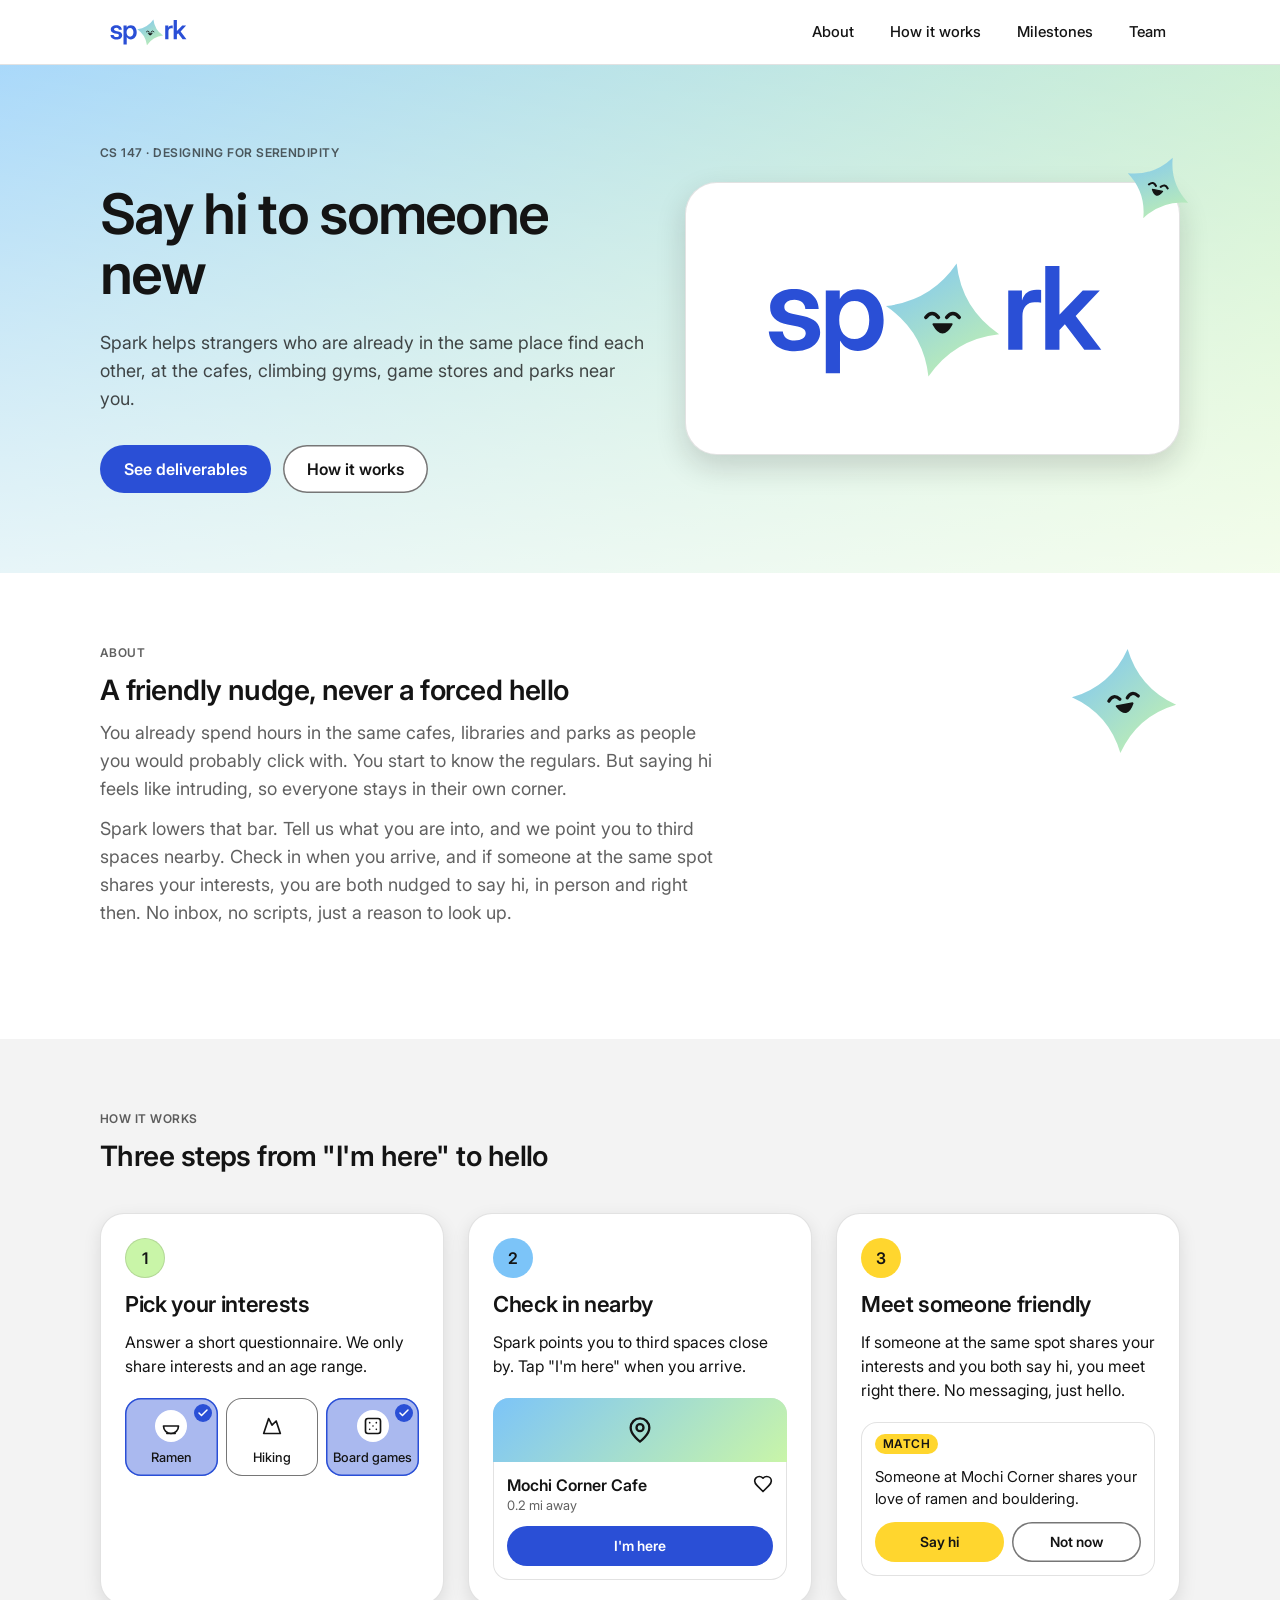
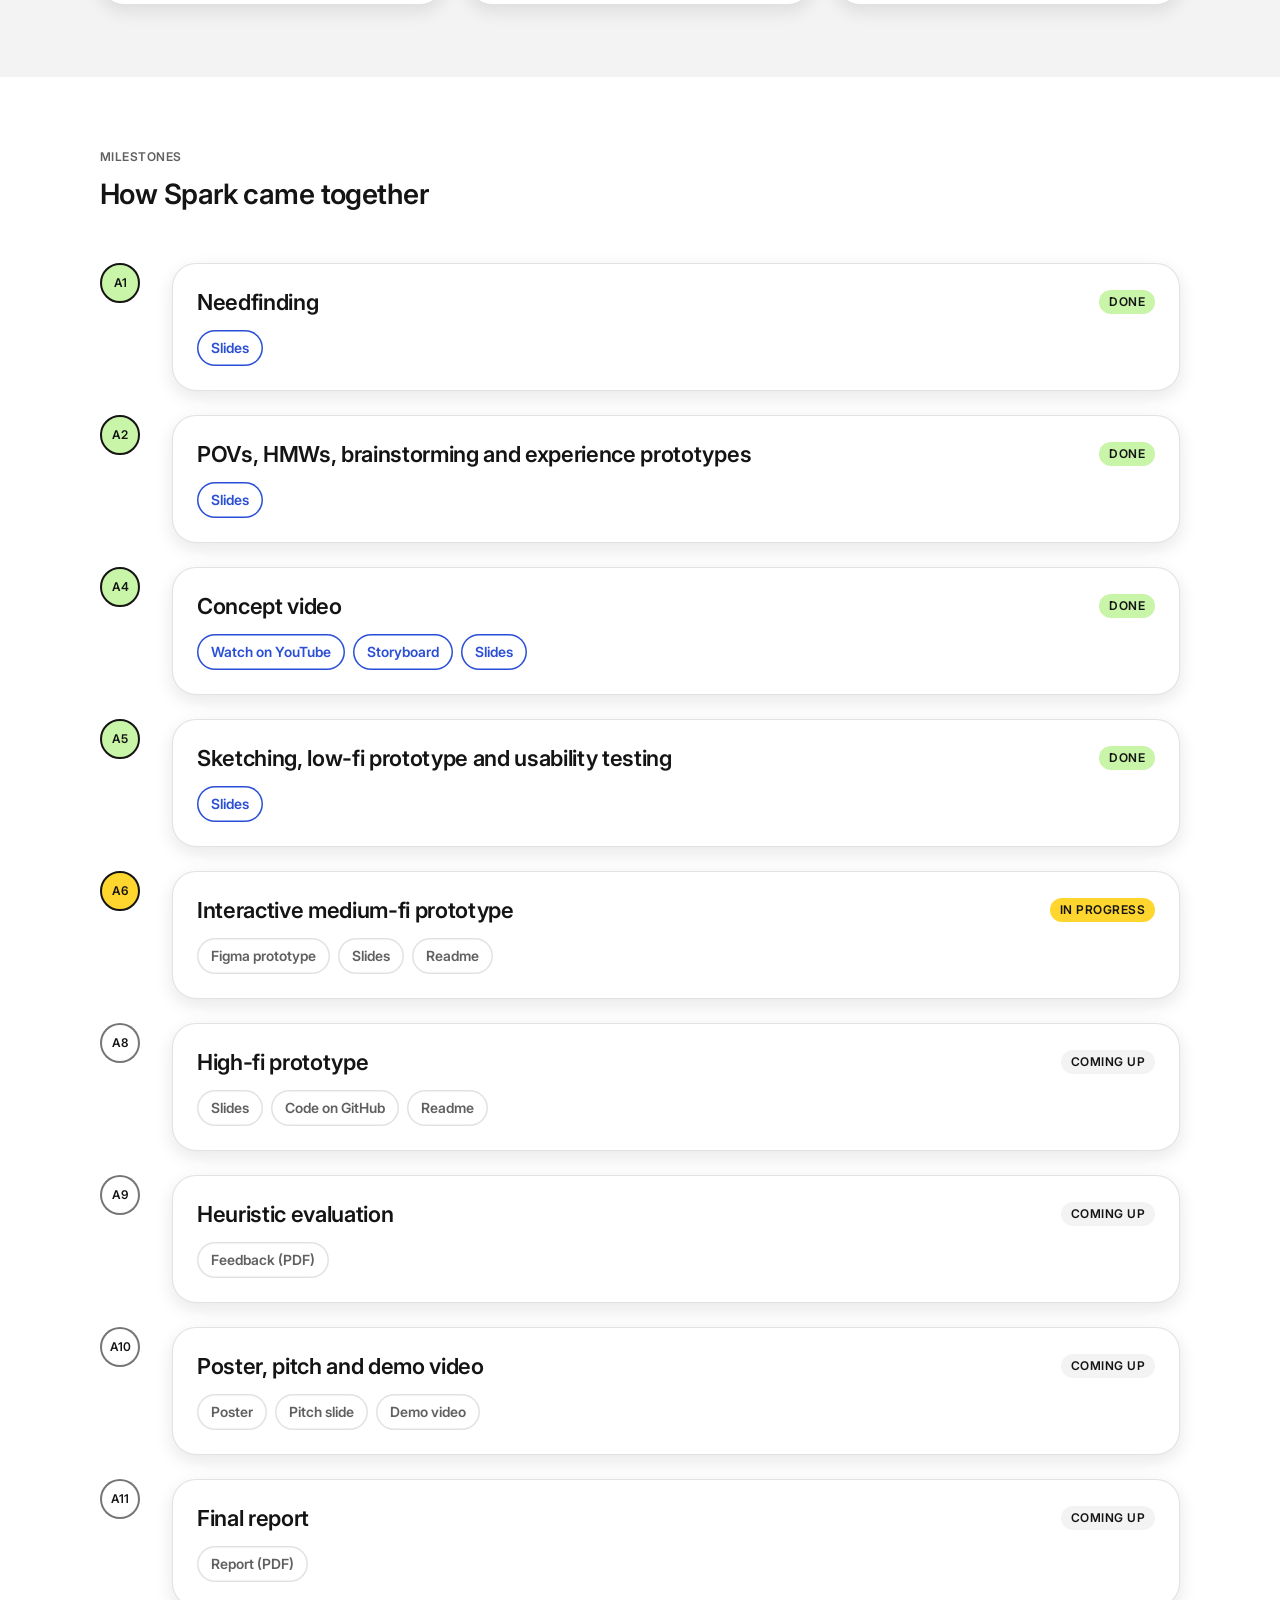
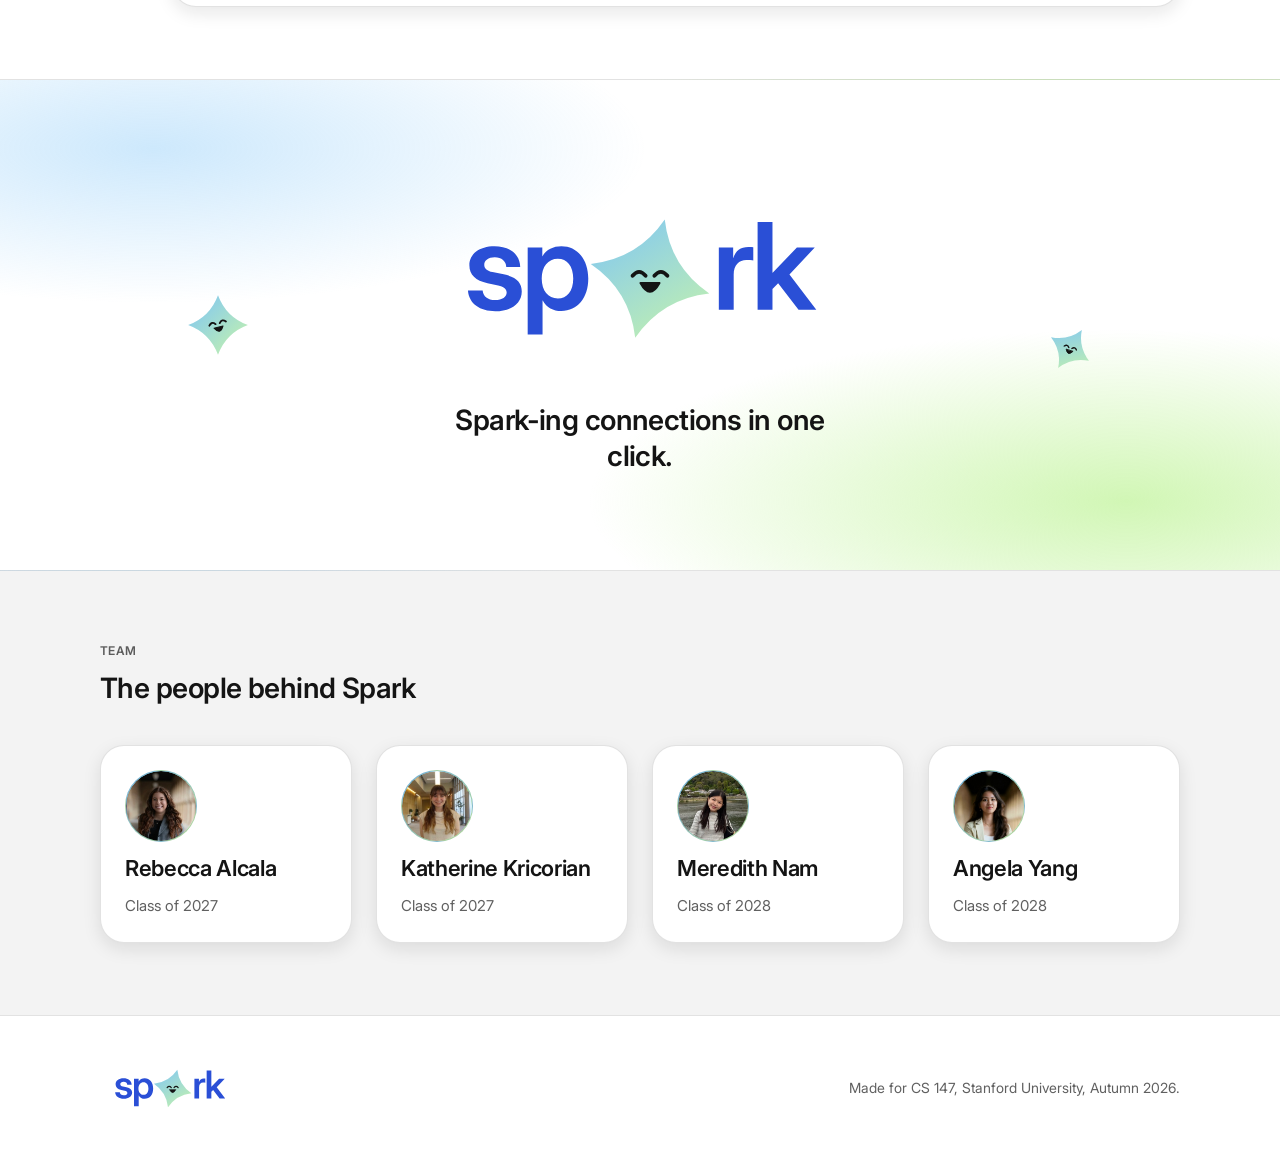
<file: index.html>
<!doctype html>
<html lang="en" data-theme="light">
<head>
  <meta charset="utf-8">
  <meta name="viewport" content="width=device-width, initial-scale=1">
  <title>Spark</title>
  <meta name="description" content="Spark helps people in third spaces find others of similar interests.">
  <link rel="icon" href="brand/logo/spark-mark-plain.svg" type="image/svg+xml">
  <link rel="stylesheet" href="brand/tokens.css">
  <link rel="stylesheet" href="brand/components/bundle.css">
  <link rel="stylesheet" href="css/style.css">
  <script>document.documentElement.classList.add("js");</script>
</head>
<body>

<!-- All links on this site are RELATIVE (no leading slash, no full URLs to our own files)
     so it can move from web.stanford.edu to hci.stanford.edu at the end of the quarter. -->

<header class="nav">
  <div class="wrap">
    <a href="#top" aria-label="Spark home"><img src="brand/logo/spark-logo-transparent.svg" alt="Spark"></a>
    <nav aria-label="Main">
      <ul>
        <li><a href="#about">About</a></li>
        <li><a href="#how">How it works</a></li>
        <li><a href="#milestones">Milestones</a></li>
        <li><a href="#team">Team</a></li>
      </ul>
    </nav>
  </div>
</header>

<main id="top">

  <!-- Hero -->
  <div class="hero">
    <!-- tiny decorative sparkles (same four-point shape as the logo), they pop in and fade -->
    <svg width="0" height="0" style="position:absolute" aria-hidden="true"><symbol id="sp" viewBox="100 -100 140 140"><path d="M170.13 -80.44 Q177.06 -37.87 219.63 -30.94 Q177.06 -24.01 170.13 18.56 Q163.20 -24.01 120.63 -30.94 Q163.20 -37.87 170.13 -80.44Z"/></symbol></svg>
    <svg class="spk s1" aria-hidden="true"><use href="#sp"/></svg>
    <svg class="spk s2" aria-hidden="true"><use href="#sp"/></svg>
    <svg class="spk s3" aria-hidden="true"><use href="#sp"/></svg>
    <svg class="spk s4" aria-hidden="true"><use href="#sp"/></svg>
    <div class="wrap hero-grid">
      <div class="hero-copy">
        <p class="label">CS 147 · Designing for Serendipity</p>
        <h1>Say hi to someone new</h1>
        <p class="lead">Spark helps strangers who are already in the same place find each other, at the cafes, climbing gyms, game stores and parks near you.</p>
        <div class="actions">
          <a class="sp-btn" href="#milestones">See deliverables</a>
          <a class="sp-btn sp-btn--tertiary" href="#how">How it works</a>
        </div>
      </div>
      <div class="hero-logo-card">
        <img src="brand/logo/spark-logo-animated-transparent.svg" alt="Spark">
        <img class="friend hero-friend" src="brand/logo/spark-mark.svg" alt="" aria-hidden="true">
      </div>
    </div>
  </div>

  <!-- About -->
  <section id="about">
    <div class="wrap">
      <img class="friend about-friend" src="brand/logo/spark-mark.svg" alt="" aria-hidden="true">
      <div class="section-head">
        <p class="label">About</p>
        <h2>A friendly nudge, never a forced hello</h2>
        <p class="lead">You already spend hours in the same cafes, libraries and parks as people you would probably click with. You start to know the regulars. But saying hi feels like intruding, so everyone stays in their own corner.</p>
        <p class="lead">Spark lowers that bar. Tell us what you are into, and we point you to third spaces nearby. Check in when you arrive, and if someone at the same spot shares your interests, you are both nudged to say hi, in person and right then. No inbox, no scripts, just a reason to look up.</p>
      </div>
    </div>
  </section>

  <!-- How it works -->
  <section id="how" class="band">
    <div class="wrap">
      <div class="section-head">
        <p class="label">How it works</p>
        <h2>Three steps from "I'm here" to hello</h2>
      </div>
      <div class="steps">
        <div class="card">
          <div class="step-num">1</div>
          <h3>Pick your interests</h3>
          <p>Answer a short questionnaire. We only share interests and an age range.</p>
          <!-- picture of the app's interest tiles (decorative) -->
          <div class="demo" aria-hidden="true">
            <div class="tiles">
              <div class="tile on"><span class="check"><svg viewBox="0 0 24 24"><path d="M20 6 9 17l-5-5"/></svg></span><span class="ico"><svg viewBox="0 0 24 24"><path d="M12 21a9 9 0 0 0 9-9H3a9 9 0 0 0 9 9Z"/><path d="M7 21h10"/></svg></span>Ramen</div>
              <div class="tile"><span class="ico"><svg viewBox="0 0 24 24"><path d="m8 3 4 8 5-5 5 15H2L8 3z"/></svg></span>Hiking</div>
              <div class="tile on"><span class="check"><svg viewBox="0 0 24 24"><path d="M20 6 9 17l-5-5"/></svg></span><span class="ico"><svg viewBox="0 0 24 24"><rect width="18" height="18" x="3" y="3" rx="3"/><path d="M8 8h.01M16 8h.01M8 16h.01M16 16h.01M12 12h.01"/></svg></span>Board games</div>
            </div>
          </div>
        </div>
        <div class="card">
          <div class="step-num">2</div>
          <h3>Check in nearby</h3>
          <p>Spark points you to third spaces close by. Tap "I'm here" when you arrive.</p>
          <!-- picture of the app's place card (decorative) -->
          <div class="demo" aria-hidden="true">
            <div class="mini">
              <div class="mini-top"><svg viewBox="0 0 24 24"><path d="M20 10c0 6-8 12-8 12S4 16 4 10a8 8 0 0 1 16 0Z"/><circle cx="12" cy="10" r="3"/></svg></div>
              <div class="mini-body">
                <div class="mini-row">
                  <div><div class="mini-title">Mochi Corner Cafe</div><div class="mini-meta">0.2 mi away</div></div>
                  <svg viewBox="0 0 24 24"><path d="M19 14c1.5-1.5 3-3.2 3-5.5A5.5 5.5 0 0 0 16.5 3c-1.8 0-3 .5-4.5 2-1.5-1.5-2.7-2-4.5-2A5.5 5.5 0 0 0 2 8.5c0 2.3 1.5 4 3 5.5l7 7Z"/></svg>
                </div>
                <span class="sp-btn sp-btn--small">I'm here</span>
              </div>
            </div>
          </div>
        </div>
        <div class="card">
          <div class="step-num">3</div>
          <h3>Meet someone friendly</h3>
          <p>If someone at the same spot shares your interests and you both say hi, you meet right there. No messaging, just hello.</p>
          <!-- picture of the app's match card (decorative) -->
          <div class="demo" aria-hidden="true">
            <div class="mini match">
              <div class="mini-body">
                <span class="sp-badge sp-badge--match" style="justify-self:start">Match</span>
                <p>Someone at Mochi Corner shares your love of ramen and bouldering.</p>
                <div class="mini-actions">
                  <span class="sp-btn sp-btn--small sp-btn--accept">Say hi</span>
                  <span class="sp-btn sp-btn--small sp-btn--tertiary">Not now</span>
                </div>
              </div>
            </div>
          </div>
        </div>
      </div>
      <!-- TODO: add screenshots or prototype links here (put files in assets/img/) -->
    </div>
  </section>

  <!-- Milestones -->
  <section id="milestones">
    <div class="wrap">
      <div class="section-head">
        <p class="label">Milestones</p>
        <h2>How Spark came together</h2>
        <p class="lead"></p>
      </div>

      <!-- To add a milestone: copy one <li> block, change the class (done / now / blank),
           the number, title, date, text and links. Put PDFs in the docs/ folder and link
           with a relative path, like href="docs/needfinding.pdf". Use class="chip soon" for
           links that are not ready yet. -->
      <ol class="timeline">

        <li class="milestone done">
          <div class="dot">A1</div>
          <div class="card">
            <div class="milestone-top"><h3>Needfinding</h3><span class="badge done">Done</span></div>
            <div class="links"><a class="chip" href="docs/assignment-1-slides.pdf">Slides</a></div>
          </div>
        </li>

        <li class="milestone done">
          <div class="dot">A2</div>
          <div class="card">
            <div class="milestone-top"><h3>POVs, HMWs, brainstorming and experience prototypes</h3><span class="badge done">Done</span></div>
            <div class="links"><a class="chip" href="docs/assignment-2-slides.pdf">Slides</a></div>
          </div>
        </li>

        <li class="milestone done">
          <div class="dot">A4</div>
          <div class="card">
            <div class="milestone-top"><h3>Concept video</h3><span class="badge done">Done</span></div>
            <div class="links"><a class="chip" href="https://www.youtube.com/watch?v=qs0WNObXb7Q">Watch on YouTube</a><a class="chip" href="docs/storyboard.pdf">Storyboard</a><a class="chip" href="docs/assignment-4-slides.pdf">Slides</a></div>
          </div>
        </li>

        <li class="milestone done">
          <div class="dot">A5</div>
          <div class="card">
            <div class="milestone-top"><h3>Sketching, low-fi prototype and usability testing</h3><span class="badge done">Done</span></div>
            <div class="links"><a class="chip" href="docs/assignment-5-slides.pdf">Slides</a></div>
          </div>
        </li>

        <li class="milestone now">
          <div class="dot">A6</div>
          <div class="card">
            <div class="milestone-top"><h3>Interactive medium-fi prototype</h3><span class="badge now">In progress</span></div>
            <div class="links"><a class="chip soon" href="#milestones">Figma prototype</a><a class="chip soon" href="#milestones">Slides</a><a class="chip soon" href="#milestones">Readme</a></div>
          </div>
        </li>

        <li class="milestone ">
          <div class="dot">A8</div>
          <div class="card">
            <div class="milestone-top"><h3>High-fi prototype</h3><span class="badge ">Coming up</span></div>
            <div class="links"><a class="chip soon" href="#milestones">Slides</a><a class="chip soon" href="#milestones">Code on GitHub</a><a class="chip soon" href="#milestones">Readme</a></div>
          </div>
        </li>

        <li class="milestone ">
          <div class="dot">A9</div>
          <div class="card">
            <div class="milestone-top"><h3>Heuristic evaluation</h3><span class="badge ">Coming up</span></div>
            <div class="links"><a class="chip soon" href="#milestones">Feedback (PDF)</a></div>
          </div>
        </li>

        <li class="milestone ">
          <div class="dot">A10</div>
          <div class="card">
            <div class="milestone-top"><h3>Poster, pitch and demo video</h3><span class="badge ">Coming up</span></div>
            <div class="links"><a class="chip soon" href="#milestones">Poster</a><a class="chip soon" href="#milestones">Pitch slide</a><a class="chip soon" href="#milestones">Demo video</a></div>
          </div>
        </li>

        <li class="milestone ">
          <div class="dot">A11</div>
          <div class="card">
            <div class="milestone-top"><h3>Final report</h3><span class="badge ">Coming up</span></div>
            <div class="links"><a class="chip soon" href="#milestones">Report (PDF)</a></div>
          </div>
        </li>

      </ol>
    </div>
  </section>

  <!-- Logo band -->
  <section class="logo-band sp-wash" aria-label="Spark">
    <div class="wrap">
      <img class="friend band-friend l" src="brand/logo/spark-mark.svg" alt="" aria-hidden="true">
      <img class="friend band-friend r" src="brand/logo/spark-mark.svg" alt="" aria-hidden="true">
      <img src="brand/logo/spark-logo-animated-transparent.svg" alt="Spark">
      <p class="pull">Spark-ing connections in one click.</p>
    </div>
  </section>

  <!-- Team -->
  <section id="team" class="band">
    <div class="wrap">
      <div class="section-head">
        <p class="label">Team</p>
        <h2>The people behind Spark</h2>
      </div>
      <!-- Copy a .person card per teammate. For a photo, replace the initial with
           <img src="assets/teamphotos/name.jpg" alt="Name"> inside .avatar -->
      <div class="team">
        <div class="card person"><div class="avatar"><img src="assets/teamphotos/rebecca.jpg" alt="Rebecca Alcala"></div><h3>Rebecca Alcala</h3><p class="role">Class of 2027</p></div>
        <div class="card person"><div class="avatar"><img src="assets/teamphotos/katherine.jpg" alt="Katherine Kricorian"></div><h3>Katherine Kricorian</h3><p class="role">Class of 2027</p></div>
        <div class="card person"><div class="avatar"><img src="assets/teamphotos/meredith.jpg" alt="Meredith Nam"></div><h3>Meredith Nam</h3><p class="role">Class of 2028</p></div>
        <div class="card person"><div class="avatar"><img src="assets/teamphotos/angela.jpg" alt="Angela Yang"></div><h3>Angela Yang</h3><p class="role">Class of 2028</p></div>
      </div>
    </div>
  </section>

</main>

<footer>
  <div class="wrap">
    <img src="brand/logo/spark-logo-transparent.svg" alt="Spark">
    <p>Made for CS 147, Stanford University, Autumn 2026.</p>
  </div>
</footer>

<script src="js/main.js"></script>
</body>
</html>
</file>
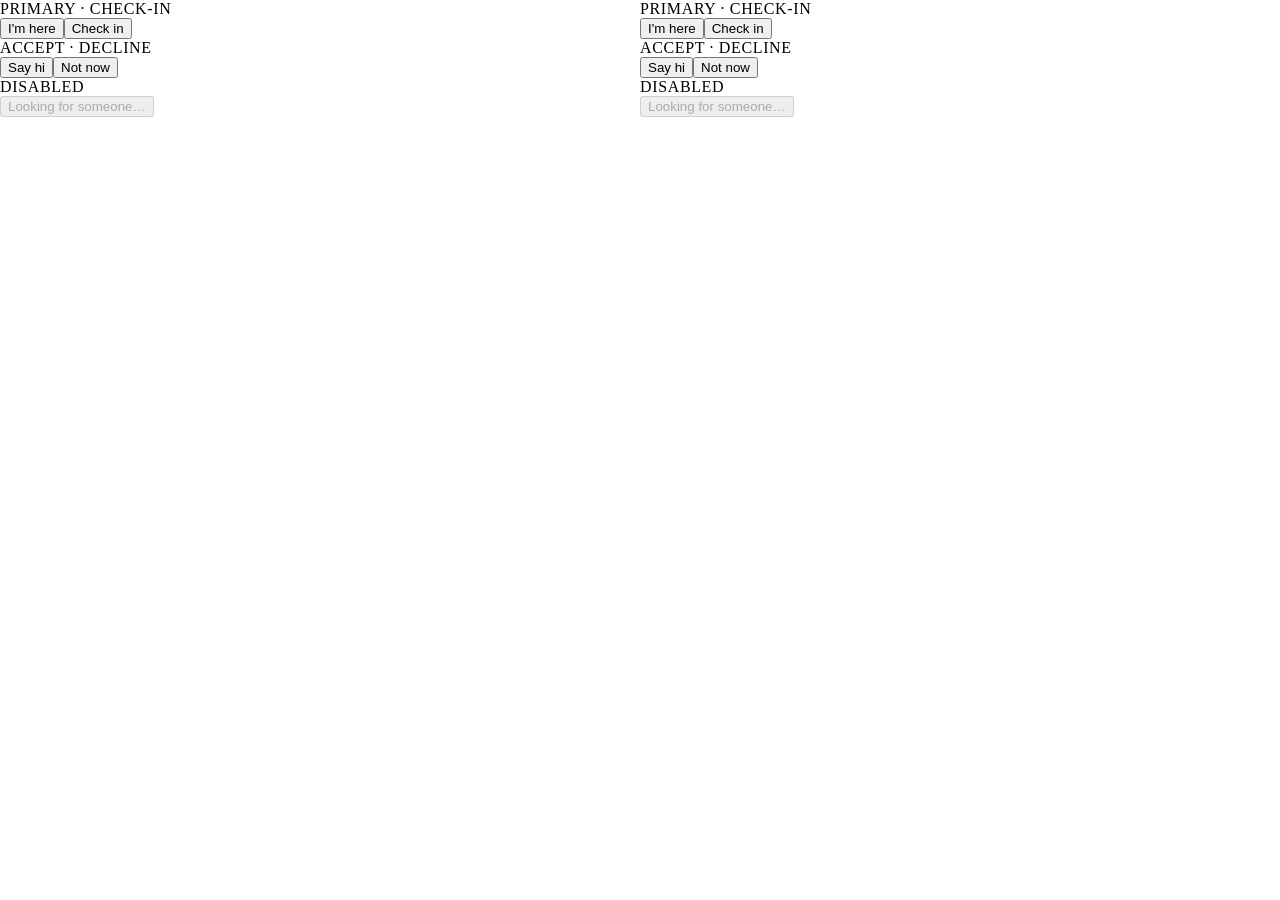
<file: brand/components/Button/preview.html>
<!-- @dsCard group="Actions" height=420 subtitle="Pill buttons" -->
<!doctype html><html><head><meta charset="utf-8"><meta name="viewport" content="width=device-width,initial-scale=1"><link rel="preconnect" href="https://fonts.googleapis.com"><link rel="preconnect" href="https://fonts.gstatic.com" crossorigin><link href="https://fonts.googleapis.com/css2?family=Inter:wght@400;500;600&display=swap" rel="stylesheet">
<style>
body{margin:0;font-family:var(--font-sans);color:var(--text);background:var(--surface)}
.stage{display:grid;grid-template-columns:repeat(auto-fit,minmax(300px,1fr))}
.panel{padding:var(--space-5);background:var(--surface);color:var(--text);display:flex;flex-direction:column;gap:var(--space-4)}
.row{display:flex;flex-wrap:wrap;gap:var(--space-3);align-items:center}
.cap{font:600 12px/16px var(--font-sans);letter-spacing:.04em;text-transform:uppercase;color:var(--text-muted);margin:0}
</style></head><body>
<div class="stage">
<div class="panel " data-theme="light">
<p class="cap">Primary · check-in</p>
<div class="row"><button class="sp-btn">I'm here</button><button class="sp-btn sp-btn--small">Check in</button></div>
<p class="cap">Accept · decline</p>
<div class="row"><button class="sp-btn sp-btn--accept">Say hi</button><button class="sp-btn sp-btn--secondary">Not now</button></div>
<p class="cap">Disabled</p>
<div class="row"><button class="sp-btn" disabled>Looking for someone…</button></div>
</div>
<div class="panel " data-theme="dark">
<p class="cap">Primary · check-in</p>
<div class="row"><button class="sp-btn">I'm here</button><button class="sp-btn sp-btn--small">Check in</button></div>
<p class="cap">Accept · decline</p>
<div class="row"><button class="sp-btn sp-btn--accept">Say hi</button><button class="sp-btn sp-btn--secondary">Not now</button></div>
<p class="cap">Disabled</p>
<div class="row"><button class="sp-btn" disabled>Looking for someone…</button></div>
</div>
</div></body></html>
</file>
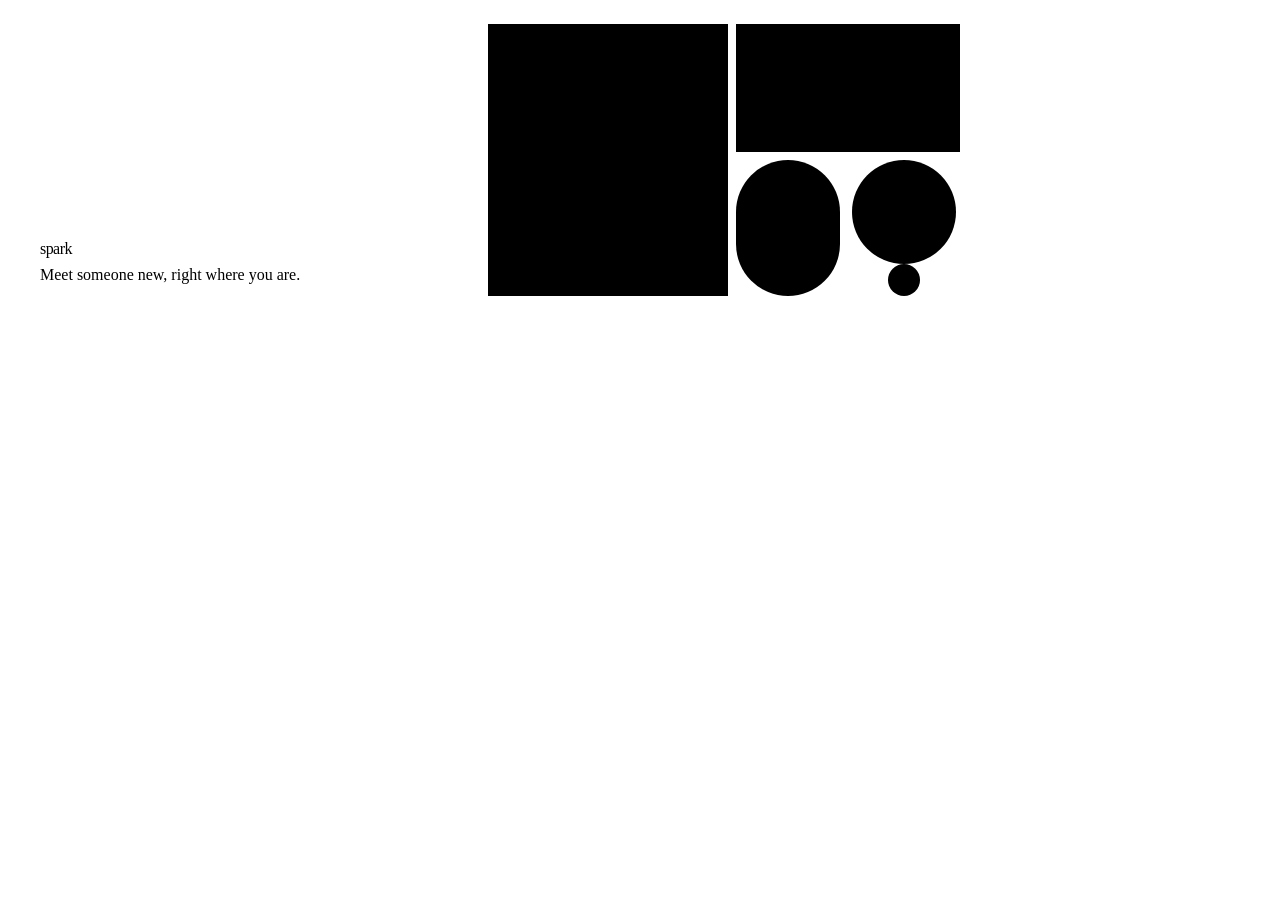
<file: brand/components/Cover/preview.html>
<!-- @dsCard height=320 subtitle="Spark brand cover" -->
<!doctype html>
<html>
<head>
<meta charset="utf-8">
<meta name="viewport" content="width=device-width,initial-scale=1">
<link rel="preconnect" href="https://fonts.googleapis.com">
<link rel="preconnect" href="https://fonts.gstatic.com" crossorigin>
<link href="https://fonts.googleapis.com/css2?family=Inter:wght@400;600&display=swap" rel="stylesheet">
<style>
  html, body { margin: 0; background: var(--surface); }
  .cover { position: relative; width: 960px; height: 320px; background: var(--surface); overflow: hidden; }
  svg { position: absolute; inset: 0; display: block; }
  .b-spark { fill: var(--royal); }
  .b-mint { fill: var(--mint); stroke: var(--line); stroke-width: 1; }
  .b-sky { fill: var(--sky); }
  .b-yellow { fill: var(--spark); }
  .b-ink { fill: var(--text); }
  .dot { fill: var(--surface); }
  .r-xl { rx: var(--radius-xl); ry: var(--radius-xl); }
  .text { position: absolute; left: 40px; bottom: 36px; max-width: 440px; }
  .name { margin: 0; font: 600 120px/0.95 var(--font-display); color: var(--primary); letter-spacing: -0.035em; }
  .tag { margin: 8px 0 0; font: 400 14px/20px var(--font-sans); color: var(--text-muted); }
</style>
</head>
<body>
<div class="cover">
<svg viewBox="0 0 960 320" width="960" height="320" aria-hidden="true">
<!--
  blocks: royal 240x272 slab, mint 224x128 (bleeds right), sky 104x136 pill, yellow r52 disc, ink r16 disc; gaps are space-2 (8px)
  arrangement: tall royal slab left of a staggered right column that bleeds off the right edge, everything right of x=480
  pattern: a 6x8 grid of ground-colored dots at a 32px pitch (space-6) cut out of the royal slab; soft, friendly, large radii point to discs and pills, and two discs read as two strangers meeting
  scales: radius-xl corners on the slab and mint block, radius-pill (half the short side) on the sky pill and discs, space-2 gaps, space-6 dot pitch
-->
<rect class="b-spark r-xl" x="488" y="24" width="240" height="272"/>
<g>
  <circle class="dot" cx="528" cy="48" r="5"/><circle class="dot" cx="560" cy="48" r="5"/><circle class="dot" cx="592" cy="48" r="5"/><circle class="dot" cx="624" cy="48" r="5"/><circle class="dot" cx="656" cy="48" r="5"/><circle class="dot" cx="688" cy="48" r="5"/>
  <circle class="dot" cx="528" cy="80" r="5"/><circle class="dot" cx="560" cy="80" r="5"/><circle class="dot" cx="592" cy="80" r="5"/><circle class="dot" cx="624" cy="80" r="5"/><circle class="dot" cx="656" cy="80" r="5"/><circle class="dot" cx="688" cy="80" r="5"/>
  <circle class="dot" cx="528" cy="112" r="5"/><circle class="dot" cx="560" cy="112" r="5"/><circle class="dot" cx="592" cy="112" r="5"/><circle class="dot" cx="624" cy="112" r="5"/><circle class="dot" cx="656" cy="112" r="5"/><circle class="dot" cx="688" cy="112" r="5"/>
  <circle class="dot" cx="528" cy="144" r="5"/><circle class="dot" cx="560" cy="144" r="5"/><circle class="dot" cx="592" cy="144" r="5"/><circle class="dot" cx="624" cy="144" r="5"/><circle class="dot" cx="656" cy="144" r="5"/><circle class="dot" cx="688" cy="144" r="5"/>
  <circle class="dot" cx="528" cy="176" r="5"/><circle class="dot" cx="560" cy="176" r="5"/><circle class="dot" cx="592" cy="176" r="5"/><circle class="dot" cx="624" cy="176" r="5"/><circle class="dot" cx="656" cy="176" r="5"/><circle class="dot" cx="688" cy="176" r="5"/>
  <circle class="dot" cx="528" cy="208" r="5"/><circle class="dot" cx="560" cy="208" r="5"/><circle class="dot" cx="592" cy="208" r="5"/><circle class="dot" cx="624" cy="208" r="5"/><circle class="dot" cx="656" cy="208" r="5"/><circle class="dot" cx="688" cy="208" r="5"/>
  <circle class="dot" cx="528" cy="240" r="5"/><circle class="dot" cx="560" cy="240" r="5"/><circle class="dot" cx="592" cy="240" r="5"/><circle class="dot" cx="624" cy="240" r="5"/><circle class="dot" cx="656" cy="240" r="5"/><circle class="dot" cx="688" cy="240" r="5"/>
  <circle class="dot" cx="528" cy="272" r="5"/><circle class="dot" cx="560" cy="272" r="5"/><circle class="dot" cx="592" cy="272" r="5"/><circle class="dot" cx="624" cy="272" r="5"/><circle class="dot" cx="656" cy="272" r="5"/><circle class="dot" cx="688" cy="272" r="5"/>
</g>
<rect class="b-mint r-xl" x="736" y="24" width="248" height="128"/>
<rect class="b-sky" x="736" y="160" width="104" height="136" rx="52" ry="52"/>
<circle class="b-yellow" cx="904" cy="212" r="52"/>
<circle class="b-ink" cx="904" cy="280" r="16"/>
</svg>
<div class="text">
  <h2 class="name">spark</h2>
  <p class="tag">Meet someone new, right where you are.</p>
</div>
</div>
</body>
</html>
</file>
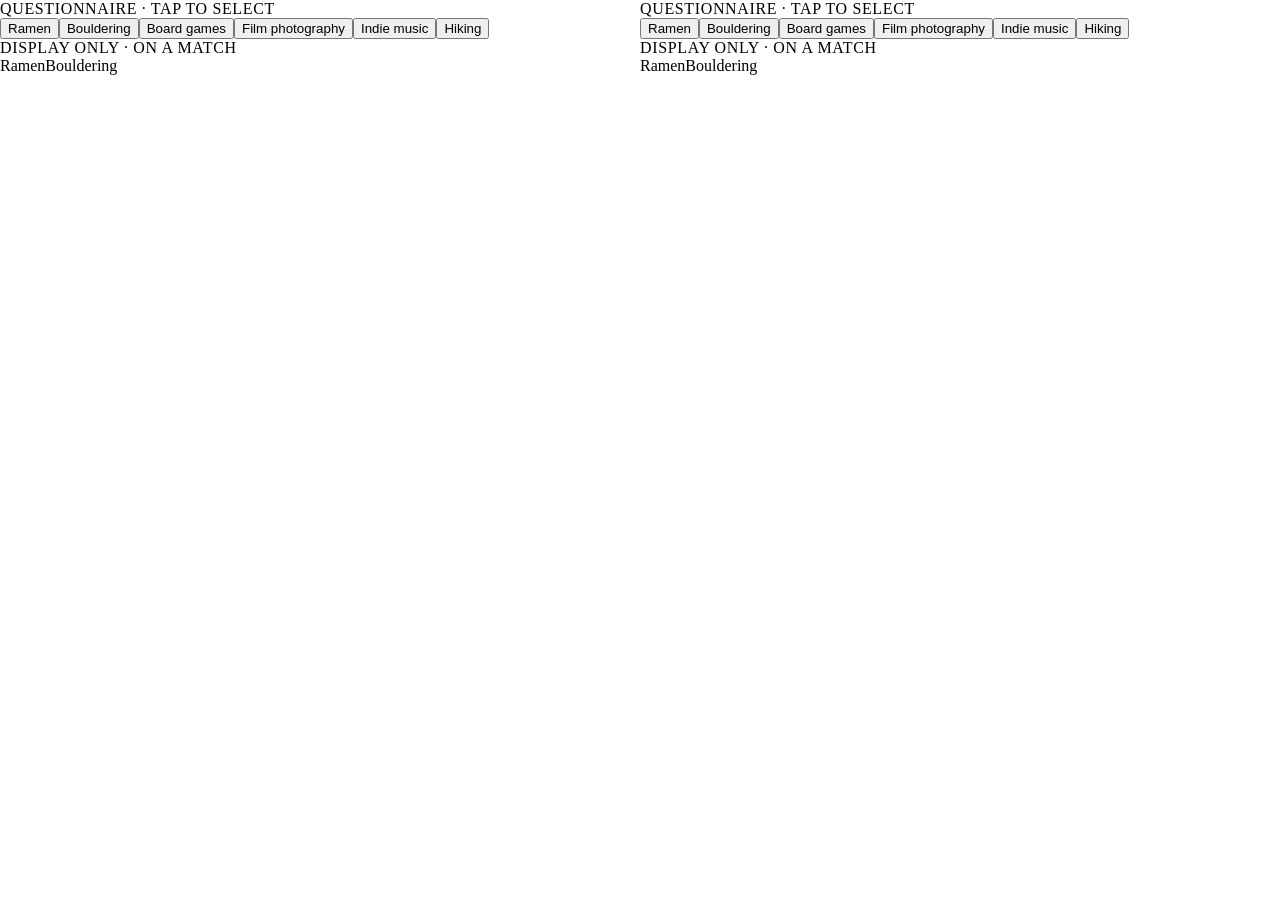
<file: brand/components/InterestChip/preview.html>
<!-- @dsCard group="Inputs" height=340 subtitle="Interests, selectable" -->
<!doctype html><html><head><meta charset="utf-8"><meta name="viewport" content="width=device-width,initial-scale=1"><link rel="preconnect" href="https://fonts.googleapis.com"><link rel="preconnect" href="https://fonts.gstatic.com" crossorigin><link href="https://fonts.googleapis.com/css2?family=Inter:wght@400;500;600&display=swap" rel="stylesheet">
<style>
body{margin:0;font-family:var(--font-sans);color:var(--text);background:var(--surface)}
.stage{display:grid;grid-template-columns:repeat(auto-fit,minmax(300px,1fr))}
.panel{padding:var(--space-5);background:var(--surface);color:var(--text);display:flex;flex-direction:column;gap:var(--space-4)}
.row{display:flex;flex-wrap:wrap;gap:var(--space-3);align-items:center}
.cap{font:600 12px/16px var(--font-sans);letter-spacing:.04em;text-transform:uppercase;color:var(--text-muted);margin:0}
</style></head><body>
<div class="stage">
<div class="panel " data-theme="light">
<p class="cap">Questionnaire · tap to select</p>
<div class="row">
<button class="sp-chip" aria-pressed="true">Ramen</button>
<button class="sp-chip" aria-pressed="true">Bouldering</button>
<button class="sp-chip" aria-pressed="false">Board games</button>
<button class="sp-chip" aria-pressed="false">Film photography</button>
<button class="sp-chip" aria-pressed="false">Indie music</button>
<button class="sp-chip" aria-pressed="false">Hiking</button>
</div>
<p class="cap">Display only · on a match</p>
<div class="row">
<span class="sp-chip sp-chip--static sp-chip--selected">Ramen</span>
<span class="sp-chip sp-chip--static sp-chip--selected">Bouldering</span>
</div>
</div>
<div class="panel " data-theme="dark">
<p class="cap">Questionnaire · tap to select</p>
<div class="row">
<button class="sp-chip" aria-pressed="true">Ramen</button>
<button class="sp-chip" aria-pressed="true">Bouldering</button>
<button class="sp-chip" aria-pressed="false">Board games</button>
<button class="sp-chip" aria-pressed="false">Film photography</button>
<button class="sp-chip" aria-pressed="false">Indie music</button>
<button class="sp-chip" aria-pressed="false">Hiking</button>
</div>
<p class="cap">Display only · on a match</p>
<div class="row">
<span class="sp-chip sp-chip--static sp-chip--selected">Ramen</span>
<span class="sp-chip sp-chip--static sp-chip--selected">Bouldering</span>
</div>
</div>
</div></body></html>
</file>
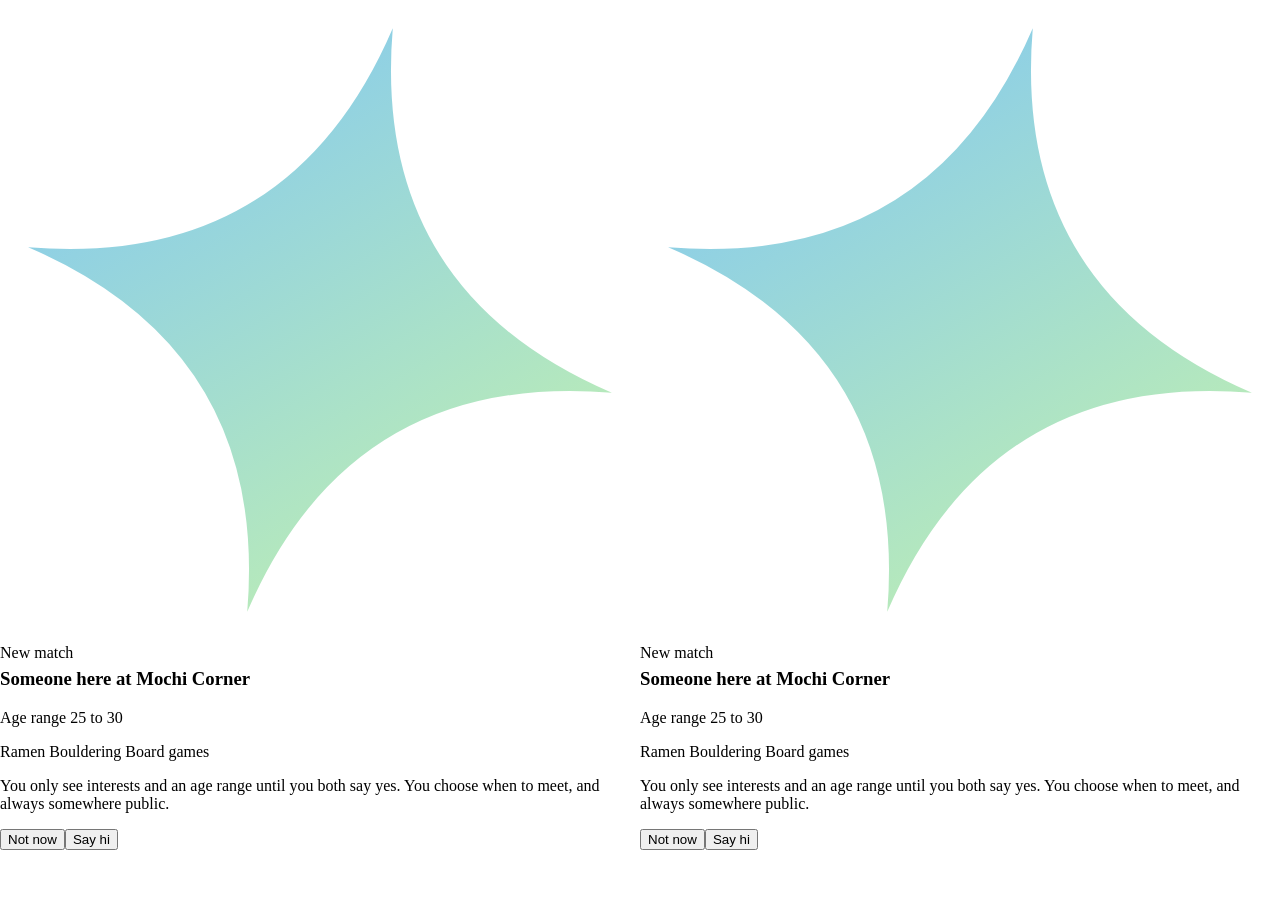
<file: brand/components/MatchCard/preview.html>
<!-- @dsCard group="Cards" height=640 subtitle="The match reveal" -->
<!doctype html><html><head><meta charset="utf-8"><meta name="viewport" content="width=device-width,initial-scale=1"><link rel="preconnect" href="https://fonts.googleapis.com"><link rel="preconnect" href="https://fonts.gstatic.com" crossorigin><link href="https://fonts.googleapis.com/css2?family=Inter:wght@400;500;600&display=swap" rel="stylesheet">
<style>
body{margin:0;font-family:var(--font-sans);color:var(--text);background:var(--surface)}
.stage{display:grid;grid-template-columns:repeat(auto-fit,minmax(300px,1fr))}
.panel{padding:var(--space-5);background:var(--surface);color:var(--text);display:flex;flex-direction:column;gap:var(--space-4)}
.row{display:flex;flex-wrap:wrap;gap:var(--space-3);align-items:center}
.cap{font:600 12px/16px var(--font-sans);letter-spacing:.04em;text-transform:uppercase;color:var(--text-muted);margin:0}
</style></head><body>
<div class="stage">
<div class="panel sp-wash" data-theme="light">
<div class="sp-card sp-card--hero">
  <div class="sp-head">
    <div class="sp-avatar"><svg viewBox="0 0 200 200" aria-hidden="true"><defs><linearGradient id="av" x1="0" y1="0" x2="1" y2="1"><stop offset="0" stop-color="#7CC4F8"/><stop offset="1" stop-color="#C9F5A8"/></linearGradient></defs><path d="M100.00 6.00 Q113.16 86.84 194.00 100.00 Q113.16 113.16 100.00 194.00 Q86.84 113.16 6.00 100.00 Q86.84 86.84 100.00 6.00Z" fill="url(#av)" transform="rotate(14 100 100)"/></svg></div>
    <div><span class="sp-badge sp-badge--match">New match</span><h3 class="sp-card__title" style="margin-top:6px">Someone here at Mochi Corner</h3></div>
  </div>
  <p class="sp-card__meta" style="margin-top:var(--space-4)">Age range 25 to 30</p>
  <div class="sp-card__row" style="margin-top:var(--space-2)">
    <span class="sp-chip sp-chip--static sp-chip--selected">Ramen</span>
    <span class="sp-chip sp-chip--static sp-chip--selected">Bouldering</span>
    <span class="sp-chip sp-chip--static sp-chip--selected">Board games</span>
  </div>
  <p class="sp-card__note">You only see interests and an age range until you both say yes. You choose when to meet, and always somewhere public.</p>
  <div class="sp-card__actions"><button class="sp-btn sp-btn--secondary">Not now</button><button class="sp-btn sp-btn--accept">Say hi</button></div>
</div>
</div>
<div class="panel sp-wash" data-theme="dark">
<div class="sp-card sp-card--hero">
  <div class="sp-head">
    <div class="sp-avatar"><svg viewBox="0 0 200 200" aria-hidden="true"><defs><linearGradient id="av" x1="0" y1="0" x2="1" y2="1"><stop offset="0" stop-color="#7CC4F8"/><stop offset="1" stop-color="#C9F5A8"/></linearGradient></defs><path d="M100.00 6.00 Q113.16 86.84 194.00 100.00 Q113.16 113.16 100.00 194.00 Q86.84 113.16 6.00 100.00 Q86.84 86.84 100.00 6.00Z" fill="url(#av)" transform="rotate(14 100 100)"/></svg></div>
    <div><span class="sp-badge sp-badge--match">New match</span><h3 class="sp-card__title" style="margin-top:6px">Someone here at Mochi Corner</h3></div>
  </div>
  <p class="sp-card__meta" style="margin-top:var(--space-4)">Age range 25 to 30</p>
  <div class="sp-card__row" style="margin-top:var(--space-2)">
    <span class="sp-chip sp-chip--static sp-chip--selected">Ramen</span>
    <span class="sp-chip sp-chip--static sp-chip--selected">Bouldering</span>
    <span class="sp-chip sp-chip--static sp-chip--selected">Board games</span>
  </div>
  <p class="sp-card__note">You only see interests and an age range until you both say yes. You choose when to meet, and always somewhere public.</p>
  <div class="sp-card__actions"><button class="sp-btn sp-btn--secondary">Not now</button><button class="sp-btn sp-btn--accept">Say hi</button></div>
</div>
</div>
</div></body></html>
</file>
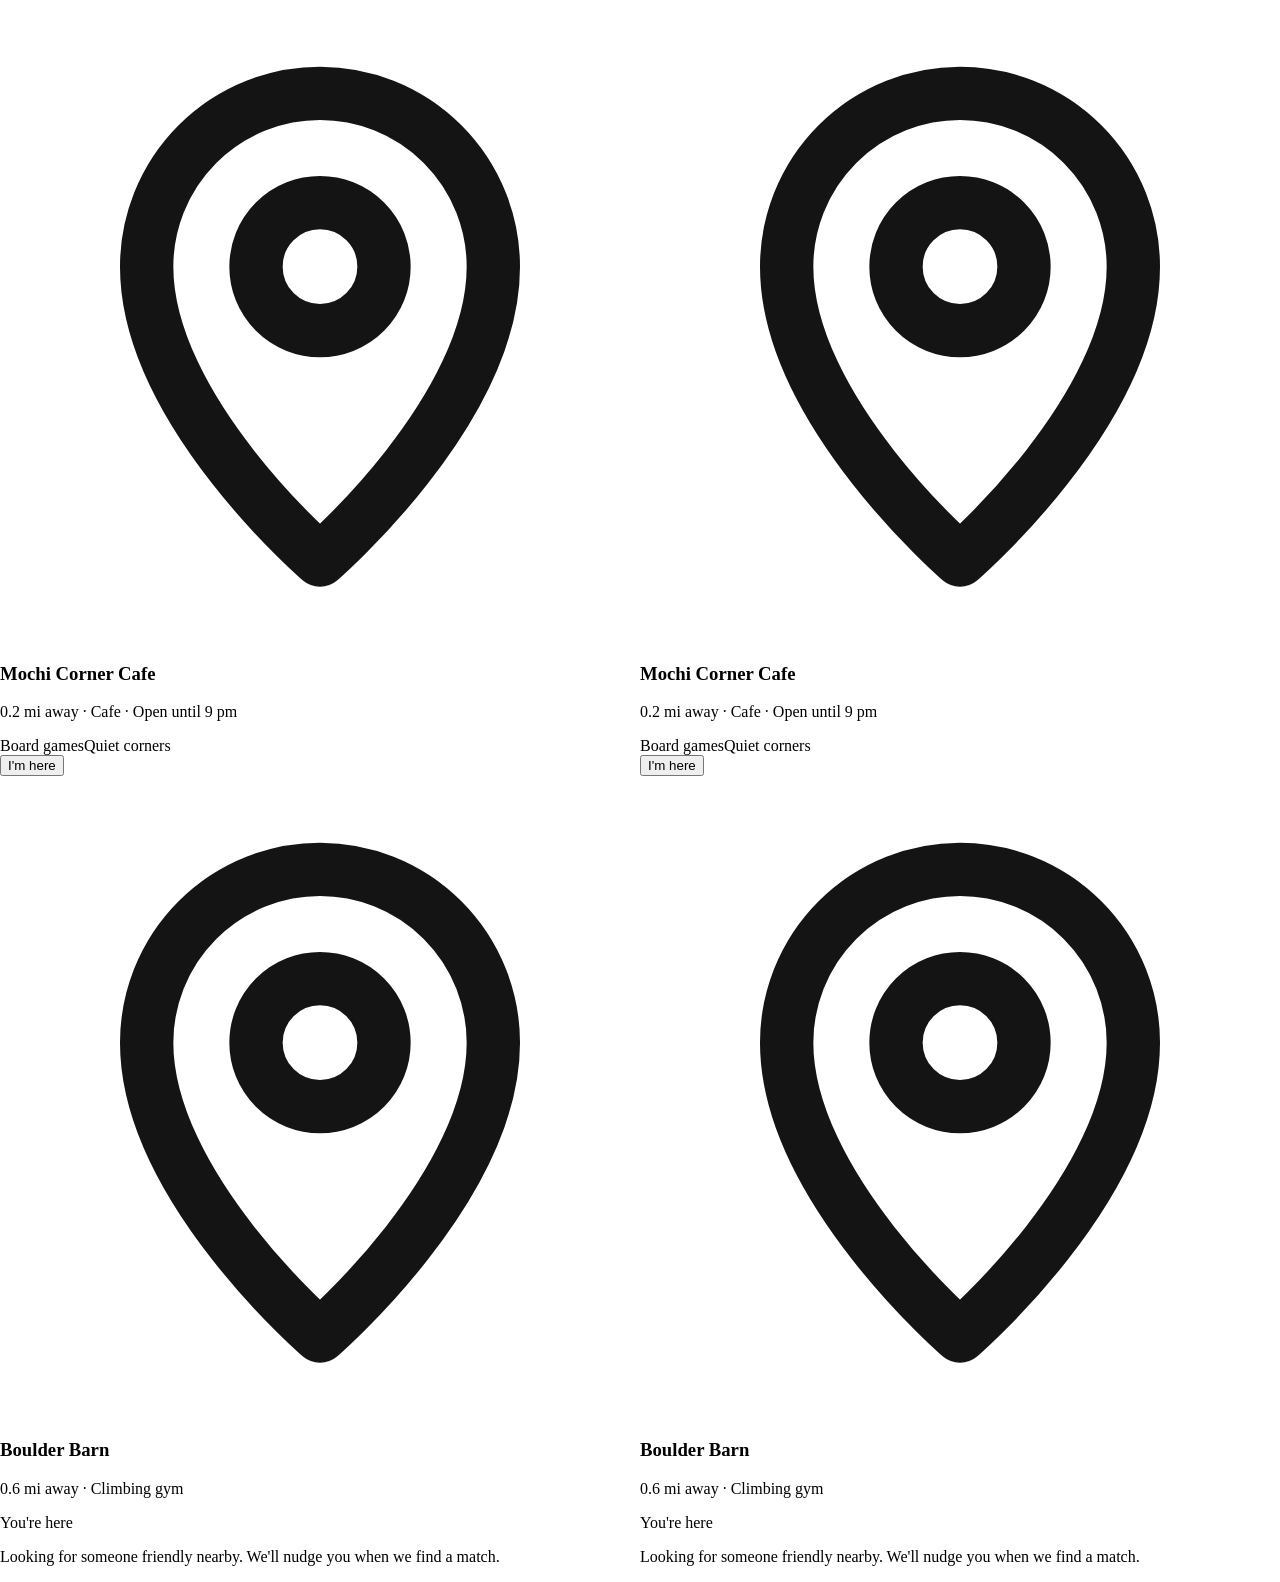
<file: brand/components/PlaceCard/preview.html>
<!-- @dsCard group="Cards" height=520 subtitle="Recommended third space" -->
<!doctype html><html><head><meta charset="utf-8"><meta name="viewport" content="width=device-width,initial-scale=1"><link rel="preconnect" href="https://fonts.googleapis.com"><link rel="preconnect" href="https://fonts.gstatic.com" crossorigin><link href="https://fonts.googleapis.com/css2?family=Inter:wght@400;500;600&display=swap" rel="stylesheet">
<style>
body{margin:0;font-family:var(--font-sans);color:var(--text);background:var(--surface)}
.stage{display:grid;grid-template-columns:repeat(auto-fit,minmax(300px,1fr))}
.panel{padding:var(--space-5);background:var(--surface);color:var(--text);display:flex;flex-direction:column;gap:var(--space-4)}
.row{display:flex;flex-wrap:wrap;gap:var(--space-3);align-items:center}
.cap{font:600 12px/16px var(--font-sans);letter-spacing:.04em;text-transform:uppercase;color:var(--text-muted);margin:0}
</style></head><body>
<div class="stage">
<div class="panel " data-theme="light">
<div class="sp-card">
  <div class="sp-head">
    <div class="sp-pin"><svg viewBox="0 0 24 24" fill="none" stroke="#141414" stroke-width="2" stroke-linecap="round" stroke-linejoin="round" aria-hidden="true"><path d="M12 21s-6.5-5.6-6.5-11a6.5 6.5 0 0 1 13 0c0 5.4-6.5 11-6.5 11z"/><circle cx="12" cy="10" r="2.4"/></svg></div>
    <div><h3 class="sp-card__title">Mochi Corner Cafe</h3><p class="sp-card__meta">0.2 mi away · Cafe · Open until 9 pm</p></div>
  </div>
  <div class="sp-card__row"><span class="sp-chip sp-chip--static">Board games</span><span class="sp-chip sp-chip--static">Quiet corners</span></div>
  <div class="sp-card__actions"><button class="sp-btn">I'm here</button></div>
</div>
<div class="sp-card sp-card--here">
  <div class="sp-head">
    <div class="sp-pin"><svg viewBox="0 0 24 24" fill="none" stroke="#141414" stroke-width="2" stroke-linecap="round" stroke-linejoin="round" aria-hidden="true"><path d="M12 21s-6.5-5.6-6.5-11a6.5 6.5 0 0 1 13 0c0 5.4-6.5 11-6.5 11z"/><circle cx="12" cy="10" r="2.4"/></svg></div>
    <div><h3 class="sp-card__title">Boulder Barn</h3><p class="sp-card__meta">0.6 mi away · Climbing gym</p></div>
    <span class="sp-badge sp-badge--here" style="margin-left:auto">You're here</span>
  </div>
  <p class="sp-card__note">Looking for someone friendly nearby. We'll nudge you when we find a match.</p>
</div>
</div>
<div class="panel " data-theme="dark">
<div class="sp-card">
  <div class="sp-head">
    <div class="sp-pin"><svg viewBox="0 0 24 24" fill="none" stroke="#141414" stroke-width="2" stroke-linecap="round" stroke-linejoin="round" aria-hidden="true"><path d="M12 21s-6.5-5.6-6.5-11a6.5 6.5 0 0 1 13 0c0 5.4-6.5 11-6.5 11z"/><circle cx="12" cy="10" r="2.4"/></svg></div>
    <div><h3 class="sp-card__title">Mochi Corner Cafe</h3><p class="sp-card__meta">0.2 mi away · Cafe · Open until 9 pm</p></div>
  </div>
  <div class="sp-card__row"><span class="sp-chip sp-chip--static">Board games</span><span class="sp-chip sp-chip--static">Quiet corners</span></div>
  <div class="sp-card__actions"><button class="sp-btn">I'm here</button></div>
</div>
<div class="sp-card sp-card--here">
  <div class="sp-head">
    <div class="sp-pin"><svg viewBox="0 0 24 24" fill="none" stroke="#141414" stroke-width="2" stroke-linecap="round" stroke-linejoin="round" aria-hidden="true"><path d="M12 21s-6.5-5.6-6.5-11a6.5 6.5 0 0 1 13 0c0 5.4-6.5 11-6.5 11z"/><circle cx="12" cy="10" r="2.4"/></svg></div>
    <div><h3 class="sp-card__title">Boulder Barn</h3><p class="sp-card__meta">0.6 mi away · Climbing gym</p></div>
    <span class="sp-badge sp-badge--here" style="margin-left:auto">You're here</span>
  </div>
  <p class="sp-card__note">Looking for someone friendly nearby. We'll nudge you when we find a match.</p>
</div>
</div>
</div></body></html>
</file>
<file: brand/tokens.css>
/* Generated from tokens.json (Spark brand kit v3). Do not hand-edit; change tokens.json and regenerate. */
:root {
  --royal: #2A4FD6;
  --spark: #FFD62E;
  --sky: #7CC4F8;
  --mint: #C9F5A8;
  --ink: #141414;
  --white: #FFFFFF;
  --on-color: var(--ink);
  --space-1: 4px;
  --space-2: 8px;
  --space-3: 12px;
  --space-4: 16px;
  --space-5: 24px;
  --space-6: 32px;
  --space-7: 48px;
  --space-8: 64px;
  --radius-sm: 8px;
  --radius-md: 16px;
  --radius-lg: 24px;
  --radius-xl: 32px;
  --radius-pill: 999px;
  --radius-icon: 22.5%;
  --font-display: "Inter", ui-sans-serif, system-ui, -apple-system, "Segoe UI", sans-serif;
  --font-sans: "Inter", ui-sans-serif, system-ui, -apple-system, "Segoe UI", sans-serif;
}
:root,
[data-theme="light"] {
  --surface: var(--white);
  --surface-raised: var(--white);
  --surface-sunken: rgba(20, 20, 20, 0.05);
  --text: var(--ink);
  --text-muted: rgba(20, 20, 20, 0.68);
  --line: rgba(20, 20, 20, 0.12);
  --line-strong: rgba(20, 20, 20, 0.58);
  --primary: var(--royal);
  --on-primary: var(--white);
  --link: var(--royal);
  --focus: var(--royal);
  --shadow-soft: 0 6px 18px rgba(20, 20, 20, 0.10);
  --shadow-lift: 0 12px 30px rgba(20, 20, 20, 0.16);
}
[data-theme="dark"] {
  --surface: var(--ink);
  --surface-raised: rgba(255, 255, 255, 0.08);
  --surface-sunken: rgba(0, 0, 0, 0.25);
  --text: var(--white);
  --text-muted: rgba(255, 255, 255, 0.72);
  --line: rgba(255, 255, 255, 0.14);
  --line-strong: rgba(255, 255, 255, 0.6);
  --primary: var(--sky);
  --on-primary: var(--ink);
  --link: var(--sky);
  --focus: var(--white);
  --shadow-soft: 0 6px 18px rgba(0, 0, 0, 0.40);
  --shadow-lift: 0 12px 30px rgba(0, 0, 0, 0.50);
}

body { background: var(--surface); color: var(--text); font-family: var(--font-sans); }
</file>
<file: brand/components/bundle.css>
/* Spark component styles. Every value comes from tokens.css custom properties. */

.sp-btn {
  display: inline-flex;
  align-items: center;
  justify-content: center;
  gap: var(--space-2);
  min-height: 48px;
  padding: var(--space-3) var(--space-5);
  border: 0;
  border-radius: var(--radius-pill);
  background: var(--primary);
  color: var(--on-primary);
  font: 600 16px/24px var(--font-sans);
  cursor: pointer;
  transition: transform 160ms cubic-bezier(0.34, 1.56, 0.64, 1), background 160ms ease;
}
.sp-btn:hover { transform: translateY(-1px); }
.sp-btn:active { background-image: linear-gradient(rgba(20, 20, 20, 0.14), rgba(20, 20, 20, 0.14)); transform: scale(0.97, 0.95); }
.sp-btn:focus-visible { outline: 2px solid var(--focus); outline-offset: 2px; }
.sp-btn--accept { background: var(--spark); color: var(--on-color); }
.sp-btn--secondary {
  background: transparent;
  color: var(--text);
  box-shadow: inset 0 0 0 2px var(--line-strong);
}
.sp-btn--secondary:active { background: var(--surface-sunken); color: var(--text); }
.sp-btn--small { min-height: 40px; padding: var(--space-2) var(--space-4); font-size: 14px; line-height: 20px; }
.sp-btn[disabled] {
  background: var(--surface-sunken);
  color: var(--text-muted);
  box-shadow: none;
  cursor: not-allowed;
  transform: none;
}

.sp-chip {
  display: inline-flex;
  align-items: center;
  gap: var(--space-1);
  padding: 6px var(--space-3);
  border: 0;
  border-radius: var(--radius-pill);
  background: var(--surface-raised);
  box-shadow: inset 0 0 0 1.5px var(--line-strong);
  color: var(--text);
  font: 600 14px/20px var(--font-sans);
  cursor: pointer;
}
.sp-chip[aria-pressed="true"],
.sp-chip--selected {
  background: var(--primary);
  box-shadow: none;
  color: var(--on-primary);
}
.sp-chip--static { cursor: default; }
.sp-chip:focus-visible { outline: 2px solid var(--focus); outline-offset: 2px; }

.sp-badge {
  display: inline-flex;
  align-items: center;
  gap: var(--space-1);
  padding: 2px var(--space-2);
  border-radius: var(--radius-pill);
  font: 600 12px/16px var(--font-sans);
  letter-spacing: 0.04em;
  text-transform: uppercase;
}
.sp-badge--here { background: var(--sky); color: var(--on-color); }
.sp-badge--match { background: var(--spark); color: var(--on-color); }
.sp-badge--mint { background: var(--mint); color: var(--on-color); box-shadow: inset 0 0 0 1px rgba(20, 20, 20, 0.18); }

.sp-card {
  background: var(--surface-raised);
  color: var(--text);
  border-radius: var(--radius-lg);
  box-shadow: var(--shadow-soft), inset 0 0 0 1px var(--line);
  padding: var(--space-4);
  font-family: var(--font-sans);
}
.sp-card--hero {
  border-radius: var(--radius-xl);
  box-shadow: var(--shadow-lift), inset 0 0 0 1px var(--line);
  padding: var(--space-5);
}
.sp-card__title { margin: 0; font: 600 22px/28px var(--font-display); letter-spacing: -0.015em; }
.sp-card__meta { margin: var(--space-1) 0 0; color: var(--text-muted); font: 400 13px/18px var(--font-sans); }
.sp-card__row { display: flex; flex-wrap: wrap; gap: var(--space-2); margin-top: var(--space-3); }
.sp-card__actions { display: flex; gap: var(--space-3); margin-top: var(--space-4); }
.sp-card__actions > .sp-btn { flex: 1; }
.sp-card__note { margin: var(--space-3) 0 0; color: var(--text-muted); font: 400 13px/18px var(--font-sans); }

.sp-pin {
  flex: none;
  width: 40px;
  height: 40px;
  border-radius: 50%;
  background: var(--sky);
  display: grid;
  place-items: center;
}
.sp-pin svg { width: 22px; height: 22px; }

.sp-avatar {
  flex: none;
  width: 56px;
  height: 56px;
  border-radius: 50%;
  background: var(--ink);
  box-shadow: inset 0 0 0 1px rgba(255, 255, 255, 0.16);
  display: grid;
  place-items: center;
}
.sp-avatar svg { width: 36px; height: 36px; }

.sp-head { display: flex; align-items: center; gap: var(--space-3); }

/* Checked-in card: soft mint wash. Text is always ink on mint, in both themes. */
.sp-card--here {
  background: var(--mint);
  color: var(--ink);
}
.sp-card--here .sp-card__meta,
.sp-card--here .sp-card__note { color: rgba(20, 20, 20, 0.68); }

/* The sparkle gradient: sky to mint at 135 degrees. For washes, the logo sparkle and hero moments. */
.sp-gradient { background: linear-gradient(135deg, var(--sky), var(--mint)); color: var(--on-color); }

/* Soft wash for splash and match screens: a breath of sky top left, mint bottom right. */
.sp-wash {
  background:
    radial-gradient(55% 45% at 12% 14%, rgba(124, 196, 248, 0.38), rgba(124, 196, 248, 0) 70%),
    radial-gradient(60% 50% at 88% 86%, rgba(201, 245, 168, 0.85), rgba(201, 245, 168, 0) 70%),
    var(--surface);
}
[data-theme="dark"] .sp-wash {
  background:
    radial-gradient(55% 45% at 12% 14%, rgba(124, 196, 248, 0.10), rgba(124, 196, 248, 0) 70%),
    radial-gradient(60% 50% at 88% 86%, rgba(201, 245, 168, 0.06), rgba(201, 245, 168, 0) 70%),
    var(--surface);
}

.sp-link { color: var(--link); font-weight: 600; text-decoration: underline; text-underline-offset: 3px; }
</file>
<file: css/style.css>
/* Inter, hosted on this site (course rule: all content on the Stanford server). */
@font-face { font-family: "Inter"; font-weight: 400; font-style: normal; font-display: swap;
  src: url("../assets/fonts/Inter/static/Inter_24pt-Regular.ttf") format("truetype"); }
@font-face { font-family: "Inter"; font-weight: 500; font-style: normal; font-display: swap;
  src: url("../assets/fonts/Inter/static/Inter_24pt-Medium.ttf") format("truetype"); }
@font-face { font-family: "Inter"; font-weight: 600; font-style: normal; font-display: swap;
  src: url("../assets/fonts/Inter/static/Inter_24pt-SemiBold.ttf") format("truetype"); }

/* Spark team site. Tokens come from the Spark brand kit (six colors only). */
:root {
  --sunken: var(--surface-sunken);
  --gradient: linear-gradient(135deg, var(--sky), var(--mint));
}

* { box-sizing: border-box; }
html { scroll-behavior: smooth; scroll-padding-top: 80px; }
body {
  margin: 0;
  font-family: var(--font-sans);
  font-size: 16px;
  line-height: 24px;
  color: var(--text);
  background: var(--surface);
  -webkit-font-smoothing: antialiased;
}
img, svg { max-width: 100%; display: block; }
a { color: var(--link); font-weight: 600; text-decoration: underline; text-underline-offset: 3px; }
a:focus-visible, button:focus-visible { outline: 2px solid var(--focus); outline-offset: 2px; }

h1, h2, h3 { font-weight: 600; margin: 0; }
h1 { font-size: clamp(40px, 7vw, 56px); line-height: 1.07; letter-spacing: -0.03em; }
h2 { font-size: 28px; line-height: 34px; letter-spacing: -0.02em; }
h3 { font-size: 22px; line-height: 28px; letter-spacing: -0.015em; }
p { margin: 0; }

.wrap { width: min(1080px, 100% - 32px); margin-inline: auto; }
.label {
  font-size: 12px; line-height: 16px; font-weight: 600;
  letter-spacing: 0.04em; text-transform: uppercase; color: var(--text-muted);
}
.lead { font-size: 18px; line-height: 28px; color: var(--text-muted); max-width: 56ch; }

/* Nav */
.nav {
  position: sticky; top: 0; z-index: 10;
  background: rgba(255, 255, 255, 0.92);
  backdrop-filter: blur(8px);
  border-bottom: 1px solid var(--line);
}
.nav .wrap { display: flex; align-items: center; justify-content: space-between; height: 64px; }
.nav img { height: 44px; width: auto; }
.nav ul { display: flex; gap: 8px; list-style: none; margin: 0; padding: 0; }
.nav li a {
  display: inline-block; padding: 8px 14px; border-radius: var(--radius-pill);
  color: var(--ink); text-decoration: none; font-weight: 500; font-size: 15px;
}
.nav li a:hover { background: var(--sunken); }

/* Hero */
/* Sections */
section { padding: 72px 0; }
.section-head { display: grid; gap: 12px; margin-bottom: 40px; }

/* How it works */
.steps { display: grid; gap: 24px; grid-template-columns: repeat(auto-fit, minmax(240px, 1fr)); }
.card {
  background: var(--white); border: 1px solid var(--line);
  border-radius: var(--radius-lg); padding: 24px; box-shadow: var(--shadow-soft);
  display: grid; gap: 12px; align-content: start;
}
.step-num {
  width: 40px; height: 40px; border-radius: var(--radius-pill);
  display: grid; place-items: center; font-weight: 600;
  background: var(--mint); color: var(--ink); border: 1px solid var(--line);
}
.card:nth-child(2) .step-num { background: var(--sky); border: 0; }
.card:nth-child(3) .step-num { background: var(--spark); border: 0; }

.band { background: var(--sunken); }
.pull { font-size: 28px; line-height: 36px; font-weight: 600; letter-spacing: -0.02em; max-width: 28ch; }

/* Milestones */
.timeline { list-style: none; margin: 0; padding: 0; display: grid; gap: 24px; }
.milestone { display: grid; gap: 16px; grid-template-columns: 56px 1fr; }
.milestone .dot {
  width: 40px; height: 40px; border-radius: var(--radius-pill);
  background: var(--white); border: 2px solid var(--line-strong);
  display: grid; place-items: center; font-weight: 600; font-size: 12px;
}
.milestone.done .dot { background: var(--mint); border-color: var(--ink); }
.milestone.now .dot { background: var(--spark); border-color: var(--ink); }
.milestone .card { gap: 10px; }
.milestone-top { display: flex; flex-wrap: wrap; align-items: center; gap: 8px 12px; justify-content: space-between; }
.badge {
  font-size: 12px; line-height: 16px; font-weight: 600; letter-spacing: 0.04em;
  text-transform: uppercase; padding: 4px 10px; border-radius: var(--radius-pill);
  background: var(--sunken); color: var(--ink);
}
.badge.done { background: var(--mint); }
.badge.now { background: var(--spark); }
.links { display: flex; flex-wrap: wrap; gap: 8px; margin-top: 4px; }
.chip {
  display: inline-block; padding: 6px 14px; border-radius: var(--radius-pill);
  font-size: 14px; font-weight: 600; text-decoration: none; color: var(--royal);
  box-shadow: inset 0 0 0 1.5px var(--royal);
}
.chip:hover { background: var(--royal); color: var(--white); }
.chip.soon { color: var(--text-muted); box-shadow: inset 0 0 0 1.5px var(--line); pointer-events: none; }

/* Team */
.team { display: grid; gap: 24px; grid-template-columns: repeat(auto-fit, minmax(220px, 1fr)); }
.person { text-align: left; }
.avatar {
  width: 72px; height: 72px; aspect-ratio: 1; justify-self: start;
  border-radius: var(--radius-pill);
  background: var(--gradient); display: grid; place-items: center;
  font-size: 24px; font-weight: 600; border: 1px solid var(--line);
  overflow: hidden;
}
.avatar img { width: 100%; height: 100%; border-radius: inherit; object-fit: cover; }
.role { color: var(--text-muted); font-size: 15px; }

/* Footer */
footer { border-top: 1px solid var(--line); padding: 40px 0; color: var(--text-muted); font-size: 14px; }
footer .wrap { display: flex; flex-wrap: wrap; gap: 16px; justify-content: space-between; align-items: center; }
footer img { height: 64px; width: auto; }

@media (prefers-reduced-motion: reduce) {
  html { scroll-behavior: auto; }
  .btn { transition: none; }
}
@media (max-width: 720px) {
  .nav ul { display: none; }
  .milestone { grid-template-columns: 40px 1fr; gap: 12px; }
  section { padding: 56px 0; }
}

/* ---------- Hero ---------- */
.hero { background: var(--gradient); position: relative; overflow: hidden; }
.hero::after {
  content: ""; position: absolute; inset: 0; pointer-events: none;
  background: linear-gradient(180deg, rgba(255,255,255,0.35), rgba(255,255,255,0.78));
}
.hero-grid {
  position: relative; z-index: 1; padding: 80px 0; display: grid; gap: 40px;
  grid-template-columns: 1.1fr 1fr; align-items: center;
}
.hero-copy { display: grid; gap: 24px; justify-items: start; }
.hero h1 { max-width: 14ch; }
.hero .lead { color: rgba(20, 20, 20, 0.78); }
.hero .actions { display: flex; flex-wrap: wrap; gap: 12px; margin-top: 8px; }
.hero-logo-card {
  background: var(--white); border-radius: var(--radius-xl);
  box-shadow: var(--shadow-lift), inset 0 0 0 1px var(--line);
  padding: 40px 32px; display: grid; place-items: center;
}
.hero-logo-card img { width: min(100%, 420px); height: auto; }
@media (max-width: 820px) {
  .hero-grid { grid-template-columns: 1fr; padding: 48px 0 56px; }
  .hero-logo-card { order: -1; padding: 28px 20px; }
}

/* decorative sparkles: the logo's four-point shape, small, popping in and fading */
.spk { position: absolute; z-index: 1; width: 28px; height: 28px; fill: var(--white); opacity: 0; pointer-events: none; }
.spk.s1 { left: 6%;  top: 18%; animation: pop 6s ease-out 0.4s infinite; }
.spk.s2 { left: 46%; top: 10%; width: 20px; height: 20px; animation: pop 6s ease-out 2.2s infinite; }
.spk.s3 { right: 7%; top: 14%; width: 36px; height: 36px; animation: pop 6s ease-out 1.3s infinite; }
.spk.s4 { right: 12%; bottom: 14%; width: 22px; height: 22px; animation: pop 6s ease-out 3.4s infinite; }
@keyframes pop {
  0%   { opacity: 0; transform: scale(0.3) rotate(0deg); }
  12%  { opacity: 0.95; transform: scale(1.12) rotate(14deg); }
  22%  { opacity: 0.9; transform: scale(1) rotate(14deg); }
  45%, 100% { opacity: 0; transform: scale(0.8) rotate(24deg); }
}

/* hero entrance: gentle and bouncy (ease-out with a small overshoot) */
.js .hero-copy > * { animation: rise 0.4s cubic-bezier(.34,1.56,.64,1) both; }
.js .hero-copy > :nth-child(2) { animation-delay: 0.06s; }
.js .hero-copy > :nth-child(3) { animation-delay: 0.12s; }
.js .hero-copy > :nth-child(4) { animation-delay: 0.18s; }
.js .hero-logo-card { animation: card-in 0.5s cubic-bezier(.34,1.56,.64,1) 0.1s both; }
@keyframes rise { from { opacity: 0; transform: translateY(14px); } to { opacity: 1; transform: none; } }
@keyframes card-in { from { opacity: 0; transform: scale(0.94); } to { opacity: 1; transform: none; } }

/* ---------- Logo band ---------- */
.logo-band { padding: 96px 0; text-align: center; border-block: 1px solid var(--line); }
.logo-band .wrap { display: grid; gap: 24px; justify-items: center; }
.logo-band img { width: min(100%, 440px); height: auto; }
.logo-band .pull { max-width: 22ch; }

/* ---------- Scroll reveal and hover (content is always visible without JS) ---------- */
.js .reveal { opacity: 0; transform: translateY(18px); }
.js .reveal.in {
  opacity: 1; transform: none;
  transition: opacity 0.35s ease-out, transform 0.35s cubic-bezier(.34,1.56,.64,1);
  transition-delay: var(--d, 0ms);
}
.card { transition: transform 0.2s cubic-bezier(.34,1.56,.64,1), box-shadow 0.2s ease-out; }
.card:hover { transform: translateY(-3px); box-shadow: var(--shadow-lift); }
.milestone.now .dot { animation: ring 2.8s ease-out infinite; }
@keyframes ring { 0% { box-shadow: 0 0 0 0 rgba(255, 214, 46, 0.7); } 70%, 100% { box-shadow: 0 0 0 14px rgba(255, 214, 46, 0); } }
.nav { transition: box-shadow 0.2s ease-out; }
.nav.scrolled { box-shadow: var(--shadow-soft); }

@media (prefers-reduced-motion: reduce) {
  .spk { animation: none; opacity: 0; }
  .js .hero-copy > *, .js .hero-logo-card { animation: none; }
  .js .reveal, .js .reveal.in { opacity: 1; transform: none; transition: none; }
  .card, .card:hover { transition: none; transform: none; }
  .milestone.now .dot { animation: none; }
}

/* ---------- App components on the site ----------
   These mirror the component designs in the app (buttons, interest tiles, place card).
   Colors still come only from the brand tokens; hover and pressed shades are mixed from them. */

/* Buttons: default, hover (a touch lighter), pressed (a touch darker), focus (ink ring), disabled (gray) */
.sp-btn { text-decoration: none; }
.sp-btn:hover { background: color-mix(in srgb, var(--primary) 88%, var(--white)); }
.sp-btn:active { background: color-mix(in srgb, var(--primary) 82%, var(--ink)); background-image: none; }
.sp-btn:focus-visible { outline: 2px solid var(--ink); outline-offset: 0; }

.sp-btn--accept:hover { background: color-mix(in srgb, var(--spark) 88%, var(--white)); }
.sp-btn--accept:active { background: color-mix(in srgb, var(--spark) 80%, var(--ink)); }

/* Tertiary: white pill with a gray outline, ink label */
.sp-btn--tertiary {
  background: var(--white); color: var(--ink);
  box-shadow: inset 0 0 0 1.5px var(--line-strong);
}
.sp-btn--tertiary:hover { background: color-mix(in srgb, var(--white) 95%, var(--ink)); }
.sp-btn--tertiary:active { background: color-mix(in srgb, var(--white) 89%, var(--ink)); }
.sp-btn--tertiary:focus-visible { outline: 2px solid var(--ink); outline-offset: 0; }

/* Nav links act like the app tab bar: the section you are in is picked out in royal */
.nav li a[aria-current="true"] {
  color: var(--royal);
  background: color-mix(in srgb, var(--royal) 10%, var(--white));
}

/* Small pictures of the app inside the "How it works" cards (decorative, not interactive) */
.demo { margin-top: 8px; display: grid; gap: 12px; }
.demo .sp-btn { pointer-events: none; cursor: default; }
.demo-label { font-size: 13px; line-height: 18px; color: var(--text-muted); }

/* Interest tiles: white with a hairline; selected ones take a royal tint and a check badge */
.tiles { display: flex; flex-wrap: wrap; gap: 8px; }
.tile {
  position: relative; flex: 1 1 0; min-width: 0; padding: 12px 4px 10px;
  display: grid; justify-items: center; gap: 6px;
  border-radius: var(--radius-md); background: var(--white);
  box-shadow: inset 0 0 0 1px var(--line-strong);
  font-size: 13px; line-height: 18px; font-weight: 500; text-align: center;
}
.tile .ico { width: 32px; height: 32px; border-radius: var(--radius-pill); display: grid; place-items: center; }
.tile svg { width: 20px; height: 20px; fill: none; stroke: currentColor; stroke-width: 2; stroke-linecap: round; stroke-linejoin: round; }
.tile.on { background: color-mix(in srgb, var(--royal) 40%, var(--white)); box-shadow: inset 0 0 0 1.5px var(--royal); }
.tile.on .ico { background: var(--white); }
.tile .check {
  position: absolute; top: 6px; right: 6px; width: 18px; height: 18px;
  border-radius: var(--radius-pill); background: var(--royal); color: var(--white);
  display: grid; place-items: center;
}
.tile .check svg { width: 12px; height: 12px; stroke-width: 3; }

/* Place card: a sky-to-mint top, a place name, a heart and a distance */
.mini {
  border-radius: var(--radius-md); background: var(--white); overflow: hidden;
  box-shadow: inset 0 0 0 1px var(--line);
}
.mini-top { height: 64px; background: var(--gradient); display: grid; place-items: center; }
.mini-top svg { width: 28px; height: 28px; fill: none; stroke: var(--ink); stroke-width: 2; stroke-linecap: round; stroke-linejoin: round; }
.mini-body { padding: 12px 14px 14px; display: grid; gap: 12px; }
.mini-row { display: flex; align-items: start; justify-content: space-between; gap: 8px; }
.mini-title { font-weight: 600; font-size: 16px; line-height: 22px; }
.mini-meta { font-size: 13px; line-height: 18px; color: var(--text-muted); }
.mini-row svg { width: 20px; height: 20px; flex: none; fill: none; stroke: var(--ink); stroke-width: 2; stroke-linecap: round; stroke-linejoin: round; }
.mini-actions { display: flex; gap: 8px; }
.mini-actions .sp-btn { flex: 1; }

.mini.match .mini-body { gap: 12px; }
.mini.match p { font-size: 15px; line-height: 22px; }

@media (prefers-reduced-motion: reduce) {
  .sp-btn, .sp-btn:hover, .sp-btn:active { transition: none; transform: none; }
}

/* ---------- The sparkle with a face, used as a friendly accent (decorative) ---------- */
.friend { display: block; width: 72px; height: 72px; pointer-events: none; }
.hero-logo-card { position: relative; }
.hero-logo-card .hero-friend { position: absolute; top: -30px; right: -14px; width: 72px; height: 72px; rotate: 12deg; animation: bob 4.5s ease-in-out infinite; }
#about .wrap { position: relative; }
.about-friend { position: absolute; top: 0; right: 0; width: 112px; height: 112px; rotate: -10deg; }
.logo-band .wrap { position: relative; }
.logo-band .band-friend { position: absolute; top: 50%; width: 64px; height: 64px; margin-top: -32px; }
.logo-band .band-friend.l { left: 8%; rotate: -14deg; }
.logo-band .band-friend.r { right: 8%; width: 48px; height: 48px; margin-top: 0; rotate: 18deg; }
@keyframes bob { 50% { translate: 0 -6px; } }
@media (max-width: 820px) {
  .hero-logo-card .hero-friend { width: 56px; height: 56px; top: -24px; right: -6px; }
  .about-friend, .logo-band .band-friend { display: none; }
}
@media (prefers-reduced-motion: reduce) { .hero-friend { animation: none; } }
</file>
